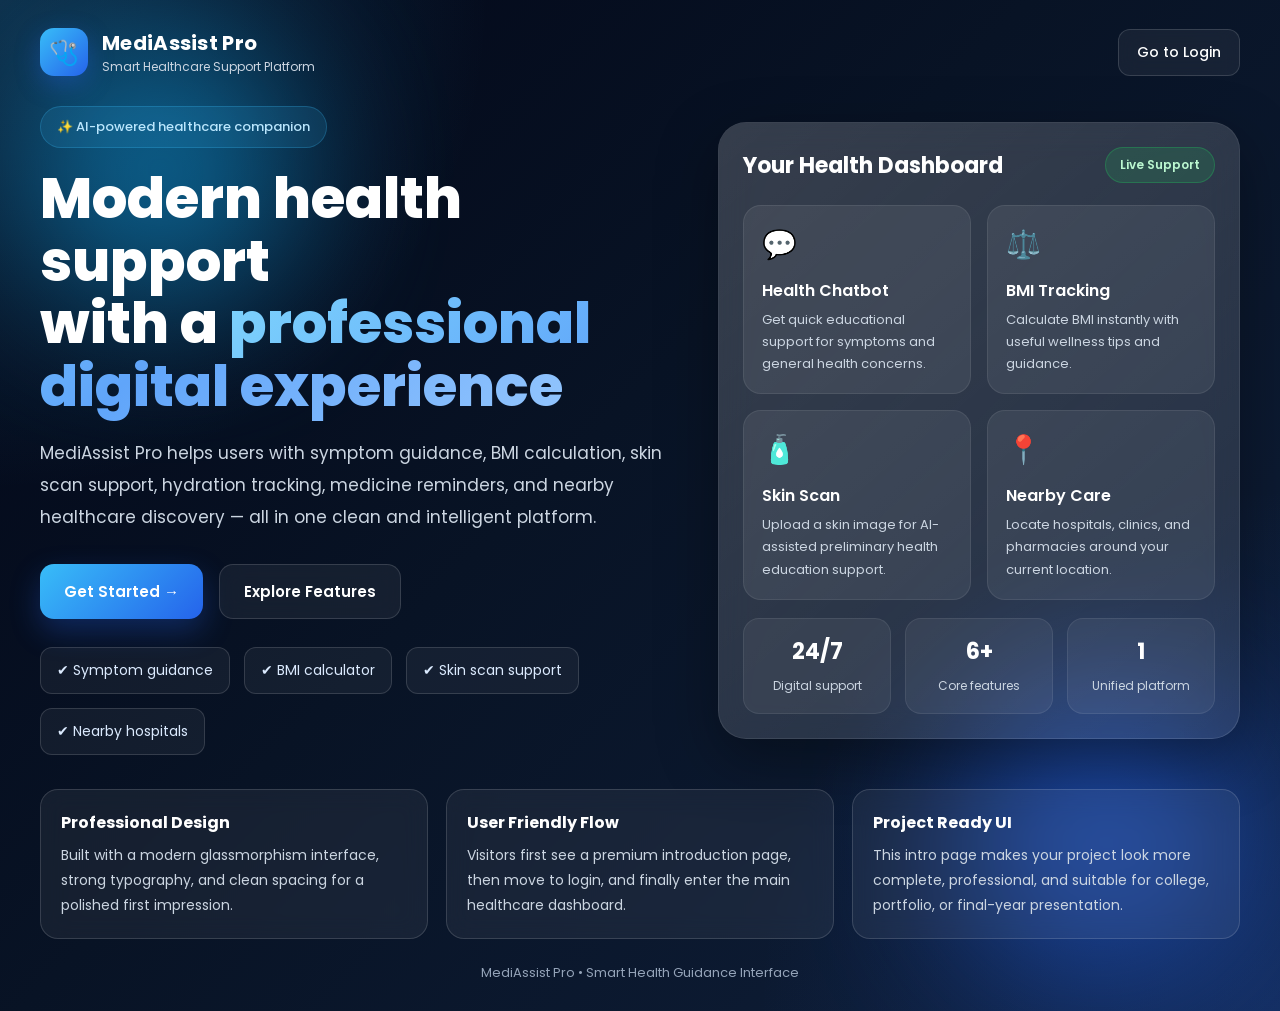
<file: templates/intro.html>
<!DOCTYPE html>
<html lang="en">
<head>
    <meta charset="UTF-8">
    <meta name="viewport" content="width=device-width, initial-scale=1.0">
    <title>Welcome | MediAssist Pro</title>

    <link rel="preconnect" href="https://fonts.googleapis.com">
    <link rel="preconnect" href="https://fonts.gstatic.com" crossorigin>
    <link href="https://fonts.googleapis.com/css2?family=Poppins:wght@300;400;500;600;700;800&display=swap" rel="stylesheet">

    <style>
        * {
            margin: 0;
            padding: 0;
            box-sizing: border-box;
            font-family: "Poppins", sans-serif;
        }

        :root {
            --bg-dark: #07111f;
            --bg-card: rgba(255, 255, 255, 0.08);
            --border: rgba(255, 255, 255, 0.14);
            --text-main: #ffffff;
            --text-soft: #cbd5e1;
            --accent: #38bdf8;
            --accent-2: #2563eb;
            --success: #22c55e;
            --shadow: 0 20px 60px rgba(0, 0, 0, 0.35);
        }

        body {
            min-height: 100vh;
            color: var(--text-main);
            background:
                radial-gradient(circle at top left, rgba(56, 189, 248, 0.22), transparent 30%),
                radial-gradient(circle at bottom right, rgba(37, 99, 235, 0.22), transparent 32%),
                linear-gradient(135deg, #020617 0%, #081325 45%, #0f1f3a 100%);
            overflow-x: hidden;
            position: relative;
        }

        .bg-blur {
            position: absolute;
            border-radius: 50%;
            filter: blur(80px);
            opacity: 0.55;
            z-index: 0;
        }

        .blur-1 {
            width: 260px;
            height: 260px;
            background: #0ea5e9;
            top: 40px;
            left: 30px;
        }

        .blur-2 {
            width: 280px;
            height: 280px;
            background: #2563eb;
            bottom: 40px;
            right: 40px;
        }

        .page {
            position: relative;
            z-index: 1;
            min-height: 100vh;
            display: flex;
            flex-direction: column;
            justify-content: space-between;
            padding: 28px 24px;
        }

        .topbar {
            width: 100%;
            max-width: 1200px;
            margin: 0 auto 30px;
            display: flex;
            justify-content: space-between;
            align-items: center;
        }

        .brand {
            display: flex;
            align-items: center;
            gap: 14px;
        }

        .brand-logo {
            width: 48px;
            height: 48px;
            border-radius: 14px;
            display: grid;
            place-items: center;
            font-size: 24px;
            background: linear-gradient(135deg, var(--accent), var(--accent-2));
            box-shadow: 0 8px 25px rgba(37, 99, 235, 0.35);
        }

        .brand-text h2 {
            font-size: 20px;
            font-weight: 700;
            letter-spacing: 0.3px;
        }

        .brand-text p {
            font-size: 12px;
            color: var(--text-soft);
        }

        .topbar-btn {
            text-decoration: none;
            color: white;
            padding: 12px 18px;
            border: 1px solid var(--border);
            border-radius: 12px;
            background: rgba(255, 255, 255, 0.06);
            backdrop-filter: blur(10px);
            transition: 0.25s ease;
            font-size: 14px;
            font-weight: 500;
        }

        .topbar-btn:hover {
            transform: translateY(-2px);
            background: rgba(255, 255, 255, 0.1);
        }

        .hero {
            width: 100%;
            max-width: 1200px;
            margin: auto;
            display: grid;
            grid-template-columns: 1.1fr 0.9fr;
            gap: 40px;
            align-items: center;
        }

        .hero-left {
            animation: fadeUp 0.9s ease;
        }

        .badge {
            display: inline-flex;
            align-items: center;
            gap: 8px;
            padding: 10px 16px;
            border-radius: 999px;
            background: rgba(56, 189, 248, 0.12);
            border: 1px solid rgba(56, 189, 248, 0.25);
            color: #bae6fd;
            font-size: 13px;
            font-weight: 500;
            margin-bottom: 20px;
        }

        .hero-left h1 {
            font-size: 56px;
            line-height: 1.12;
            font-weight: 800;
            margin-bottom: 18px;
        }

        .hero-left h1 span {
            background: linear-gradient(135deg, #7dd3fc, #60a5fa, #93c5fd);
            -webkit-background-clip: text;
            -webkit-text-fill-color: transparent;
        }

        .hero-left p {
            max-width: 640px;
            color: var(--text-soft);
            font-size: 17px;
            line-height: 1.9;
            margin-bottom: 30px;
        }

        .cta-row {
            display: flex;
            flex-wrap: wrap;
            gap: 16px;
            margin-bottom: 28px;
        }

        .btn-primary,
        .btn-secondary {
            text-decoration: none;
            padding: 15px 24px;
            border-radius: 14px;
            font-size: 15px;
            font-weight: 600;
            transition: all 0.28s ease;
            display: inline-flex;
            align-items: center;
            gap: 10px;
        }

        .btn-primary {
            background: linear-gradient(135deg, var(--accent), var(--accent-2));
            color: white;
            box-shadow: 0 12px 30px rgba(37, 99, 235, 0.3);
        }

        .btn-primary:hover {
            transform: translateY(-3px) scale(1.01);
            box-shadow: 0 16px 35px rgba(37, 99, 235, 0.4);
        }

        .btn-secondary {
            color: white;
            border: 1px solid var(--border);
            background: rgba(255, 255, 255, 0.06);
            backdrop-filter: blur(12px);
        }

        .btn-secondary:hover {
            transform: translateY(-3px);
            background: rgba(255, 255, 255, 0.1);
        }

        .hero-points {
            display: flex;
            flex-wrap: wrap;
            gap: 14px;
        }

        .hero-point {
            padding: 12px 16px;
            border-radius: 12px;
            background: rgba(255, 255, 255, 0.05);
            border: 1px solid var(--border);
            color: #dbeafe;
            font-size: 14px;
        }

        .hero-right {
            animation: fadeUp 1.1s ease;
        }

        .dashboard-card {
            position: relative;
            padding: 24px;
            border-radius: 28px;
            background: rgba(255, 255, 255, 0.08);
            border: 1px solid var(--border);
            backdrop-filter: blur(18px);
            box-shadow: var(--shadow);
            overflow: hidden;
        }

        .dashboard-card::before {
            content: "";
            position: absolute;
            inset: 0;
            background: linear-gradient(140deg, rgba(255,255,255,0.12), rgba(255,255,255,0.02));
            pointer-events: none;
        }

        .card-top {
            display: flex;
            justify-content: space-between;
            align-items: center;
            margin-bottom: 22px;
            position: relative;
            z-index: 1;
        }

        .card-top h3 {
            font-size: 22px;
            font-weight: 700;
        }

        .status-pill {
            padding: 8px 14px;
            border-radius: 999px;
            background: rgba(34, 197, 94, 0.16);
            color: #bbf7d0;
            font-size: 12px;
            font-weight: 600;
            border: 1px solid rgba(34, 197, 94, 0.3);
        }

        .feature-grid {
            display: grid;
            grid-template-columns: 1fr 1fr;
            gap: 16px;
            position: relative;
            z-index: 1;
        }

        .feature-box {
            padding: 18px;
            border-radius: 18px;
            background: rgba(255, 255, 255, 0.07);
            border: 1px solid rgba(255, 255, 255, 0.08);
            transition: 0.25s ease;
        }

        .feature-box:hover {
            transform: translateY(-4px);
            background: rgba(255, 255, 255, 0.1);
        }

        .feature-icon {
            font-size: 28px;
            margin-bottom: 12px;
        }

        .feature-box h4 {
            font-size: 16px;
            margin-bottom: 6px;
            font-weight: 600;
        }

        .feature-box p {
            color: var(--text-soft);
            font-size: 13px;
            line-height: 1.7;
        }

        .stats-row {
            margin-top: 18px;
            display: grid;
            grid-template-columns: repeat(3, 1fr);
            gap: 14px;
            position: relative;
            z-index: 1;
        }

        .stat-box {
            text-align: center;
            padding: 16px 12px;
            border-radius: 16px;
            background: rgba(255, 255, 255, 0.06);
            border: 1px solid rgba(255, 255, 255, 0.08);
        }

        .stat-box h5 {
            font-size: 22px;
            font-weight: 700;
            margin-bottom: 4px;
        }

        .stat-box span {
            color: var(--text-soft);
            font-size: 12px;
        }

        .bottom-strip {
            width: 100%;
            max-width: 1200px;
            margin: 34px auto 0;
            display: grid;
            grid-template-columns: repeat(3, 1fr);
            gap: 18px;
        }

        .bottom-card {
            padding: 20px;
            border-radius: 18px;
            background: rgba(255,255,255,0.06);
            border: 1px solid var(--border);
            backdrop-filter: blur(12px);
        }

        .bottom-card h4 {
            margin-bottom: 8px;
            font-size: 16px;
        }

        .bottom-card p {
            color: var(--text-soft);
            font-size: 14px;
            line-height: 1.8;
        }

        .footer-note {
            text-align: center;
            color: #94a3b8;
            font-size: 13px;
            margin-top: 24px;
        }

        @keyframes fadeUp {
            from {
                opacity: 0;
                transform: translateY(26px);
            }
            to {
                opacity: 1;
                transform: translateY(0);
            }
        }

        @media (max-width: 980px) {
            .hero {
                grid-template-columns: 1fr;
                gap: 28px;
            }

            .hero-left h1 {
                font-size: 42px;
            }

            .bottom-strip {
                grid-template-columns: 1fr;
            }
        }

        @media (max-width: 640px) {
            .page {
                padding: 20px 16px;
            }

            .topbar {
                flex-direction: column;
                gap: 16px;
                align-items: flex-start;
            }

            .hero-left h1 {
                font-size: 34px;
            }

            .hero-left p {
                font-size: 15px;
            }

            .feature-grid {
                grid-template-columns: 1fr;
            }

            .stats-row {
                grid-template-columns: 1fr;
            }

            .cta-row {
                flex-direction: column;
                align-items: stretch;
            }

            .btn-primary,
            .btn-secondary {
                justify-content: center;
            }
        }
    </style>
</head>
<body>
    <div class="bg-blur blur-1"></div>
    <div class="bg-blur blur-2"></div>

    <div class="page">
        <div class="topbar">
            <div class="brand">
                <div class="brand-logo">🩺</div>
                <div class="brand-text">
                    <h2>MediAssist Pro</h2>
                    <p>Smart Healthcare Support Platform</p>
                </div>
            </div>

            <a href="/login" class="topbar-btn">Go to Login</a>
        </div>

        <section class="hero">
            <div class="hero-left">
                <div class="badge">✨ AI-powered healthcare companion</div>

                <h1>
                    Modern health support
                    <br>
                    with a <span>professional digital experience</span>
                </h1>

                <p>
                    MediAssist Pro helps users with symptom guidance, BMI calculation, skin scan support,
                    hydration tracking, medicine reminders, and nearby healthcare discovery — all in one
                    clean and intelligent platform.
                </p>

                <div class="cta-row">
                    <a href="/login" class="btn-primary">Get Started →</a>
                    <a href="#features" class="btn-secondary">Explore Features</a>
                </div>

                <div class="hero-points">
                    <div class="hero-point">✔ Symptom guidance</div>
                    <div class="hero-point">✔ BMI calculator</div>
                    <div class="hero-point">✔ Skin scan support</div>
                    <div class="hero-point">✔ Nearby hospitals</div>
                </div>
            </div>

            <div class="hero-right">
                <div class="dashboard-card">
                    <div class="card-top">
                        <h3>Your Health Dashboard</h3>
                        <div class="status-pill">Live Support</div>
                    </div>

                    <div class="feature-grid" id="features">
                        <div class="feature-box">
                            <div class="feature-icon">💬</div>
                            <h4>Health Chatbot</h4>
                            <p>Get quick educational support for symptoms and general health concerns.</p>
                        </div>

                        <div class="feature-box">
                            <div class="feature-icon">⚖️</div>
                            <h4>BMI Tracking</h4>
                            <p>Calculate BMI instantly with useful wellness tips and guidance.</p>
                        </div>

                        <div class="feature-box">
                            <div class="feature-icon">🧴</div>
                            <h4>Skin Scan</h4>
                            <p>Upload a skin image for AI-assisted preliminary health education support.</p>
                        </div>

                        <div class="feature-box">
                            <div class="feature-icon">📍</div>
                            <h4>Nearby Care</h4>
                            <p>Locate hospitals, clinics, and pharmacies around your current location.</p>
                        </div>
                    </div>

                    <div class="stats-row">
                        <div class="stat-box">
                            <h5>24/7</h5>
                            <span>Digital support</span>
                        </div>
                        <div class="stat-box">
                            <h5>6+</h5>
                            <span>Core features</span>
                        </div>
                        <div class="stat-box">
                            <h5>1</h5>
                            <span>Unified platform</span>
                        </div>
                    </div>
                </div>
            </div>
        </section>

        <div class="bottom-strip">
            <div class="bottom-card">
                <h4>Professional Design</h4>
                <p>
                    Built with a modern glassmorphism interface, strong typography, and clean spacing
                    for a polished first impression.
                </p>
            </div>

            <div class="bottom-card">
                <h4>User Friendly Flow</h4>
                <p>
                    Visitors first see a premium introduction page, then move to login, and finally
                    enter the main healthcare dashboard.
                </p>
            </div>

            <div class="bottom-card">
                <h4>Project Ready UI</h4>
                <p>
                    This intro page makes your project look more complete, professional, and suitable
                    for college, portfolio, or final-year presentation.
                </p>
            </div>
        </div>

        <p class="footer-note">
            MediAssist Pro • Smart Health Guidance Interface
        </p>
    </div>

    <script>
        document.querySelectorAll('a[href^="#"]').forEach(link => {
            link.addEventListener("click", function(e) {
                const targetId = this.getAttribute("href");
                if (targetId.length > 1) {
                    e.preventDefault();
                    document.querySelector(targetId)?.scrollIntoView({
                        behavior: "smooth"
                    });
                }
            });
        });
    </script>
</body>
</html>
</file>
